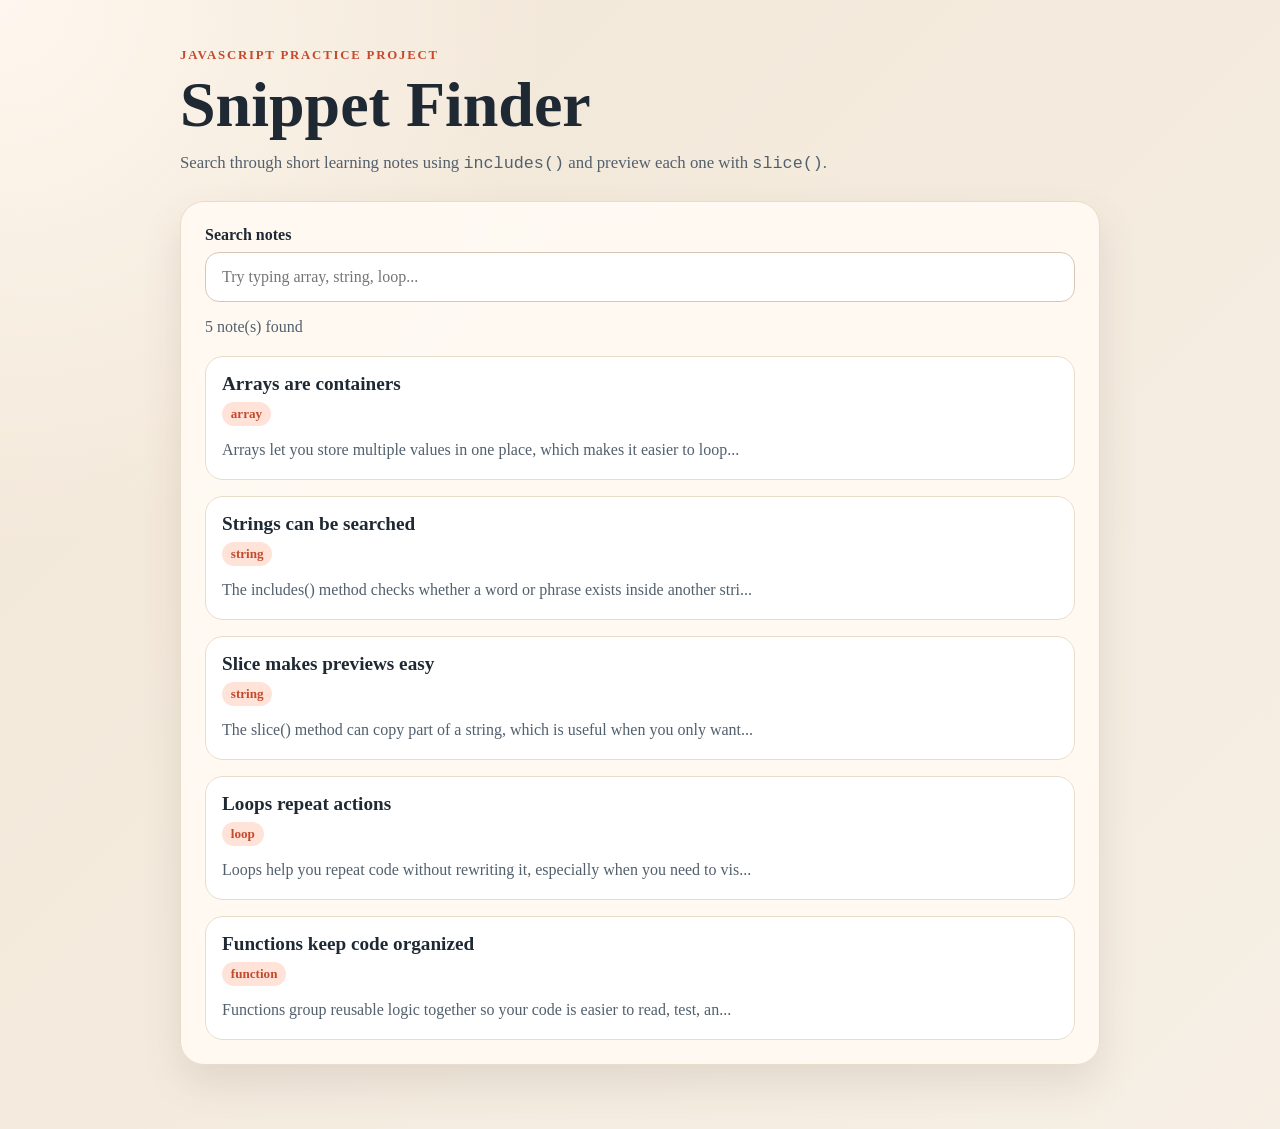
<file: index.html>
<!DOCTYPE html>
<html lang="en">
  <head>
    <meta charset="UTF-8" />
    <meta name="viewport" content="width=device-width, initial-scale=1.0" />
    <title>Snippet Finder</title>
    <link rel="stylesheet" href="styles.css" />
  </head>
  <body>
    <main class="app">
      <section class="hero">
        <p class="eyebrow">JavaScript Practice Project</p>
        <h1>Snippet Finder</h1>
        <p class="intro">
          Search through short learning notes using <code>includes()</code> and
          preview each one with <code>slice()</code>.
        </p>
      </section>

      <section class="panel">
        <label class="label" for="search">Search notes</label>
        <input
          id="search"
          class="search"
          type="text"
          placeholder="Try typing array, string, loop..."
        />
        <p id="result-count" class="result-count"></p>
        <div id="notes-list" class="notes-list"></div>
      </section>
    </main>

    <script src="slice-method.js"></script>
  </body>
</html>
</file>
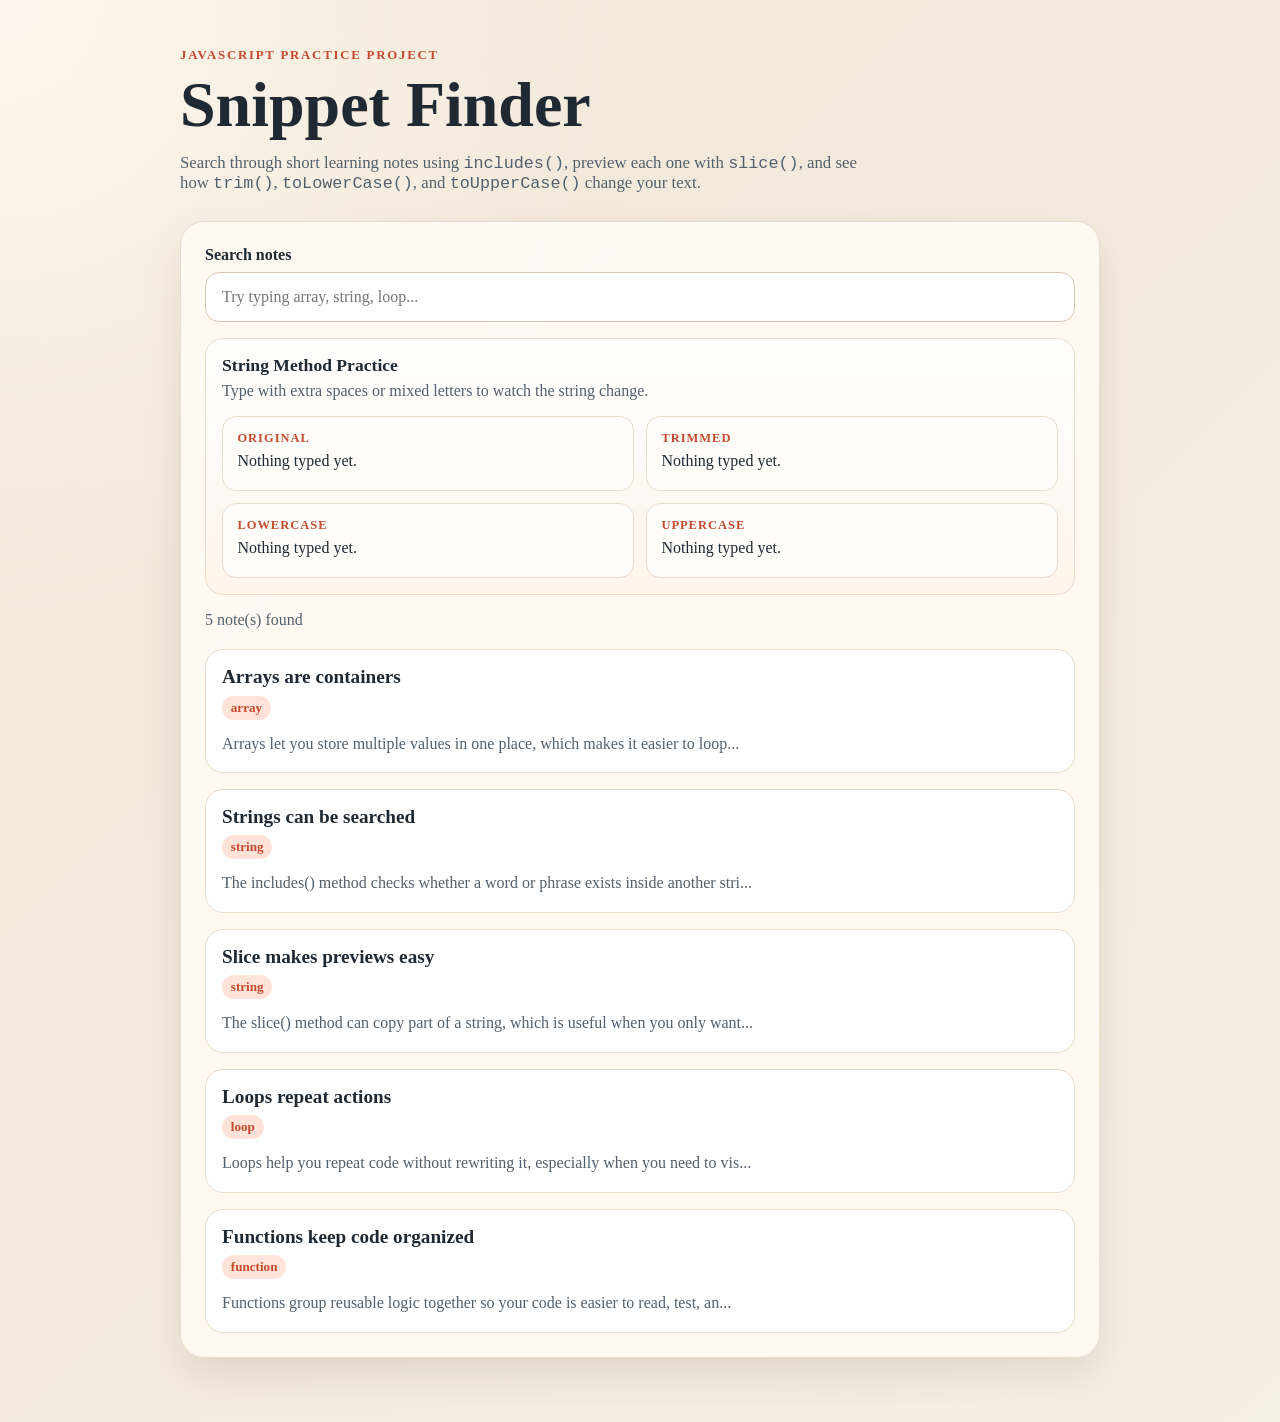
<file: strings/index.html>
<!DOCTYPE html>
<html lang="en">
  <head>
    <meta charset="UTF-8" />
    <meta name="viewport" content="width=device-width, initial-scale=1.0" />
    <title>Snippet Finder</title>
    <link rel="stylesheet" href="styles.css" />
  </head>
  <body>
    <main class="app">
      <section class="hero">
        <p class="eyebrow">JavaScript Practice Project</p>
        <h1>Snippet Finder</h1>
        <p class="intro">
          Search through short learning notes using <code>includes()</code>,
          preview each one with <code>slice()</code>, and see how
          <code>trim()</code>, <code>toLowerCase()</code>, and
          <code>toUpperCase()</code> change your text.
        </p>
      </section>

      <section class="panel">
        <label class="label" for="search">Search notes</label>
        <input
          id="search"
          class="search"
          type="text"
          placeholder="Try typing array, string, loop..."
        />
        <div class="transform-panel">
          <h2>String Method Practice</h2>
          <p class="transform-intro">
            Type with extra spaces or mixed letters to watch the string change.
          </p>
          <div class="transform-grid">
            <div class="transform-card">
              <span class="transform-label">Original</span>
              <p id="original-output" class="transform-value">Nothing typed yet.</p>
            </div>
            <div class="transform-card">
              <span class="transform-label">Trimmed</span>
              <p id="trim-output" class="transform-value">Nothing typed yet.</p>
            </div>
            <div class="transform-card">
              <span class="transform-label">Lowercase</span>
              <p id="lower-output" class="transform-value">Nothing typed yet.</p>
            </div>
            <div class="transform-card">
              <span class="transform-label">Uppercase</span>
              <p id="upper-output" class="transform-value">Nothing typed yet.</p>
            </div>
          </div>
        </div>
        <p id="result-count" class="result-count"></p>
        <div id="notes-list" class="notes-list"></div>
      </section>
    </main>

    <script src="slice-method.js"></script>
  </body>
</html>
</file>
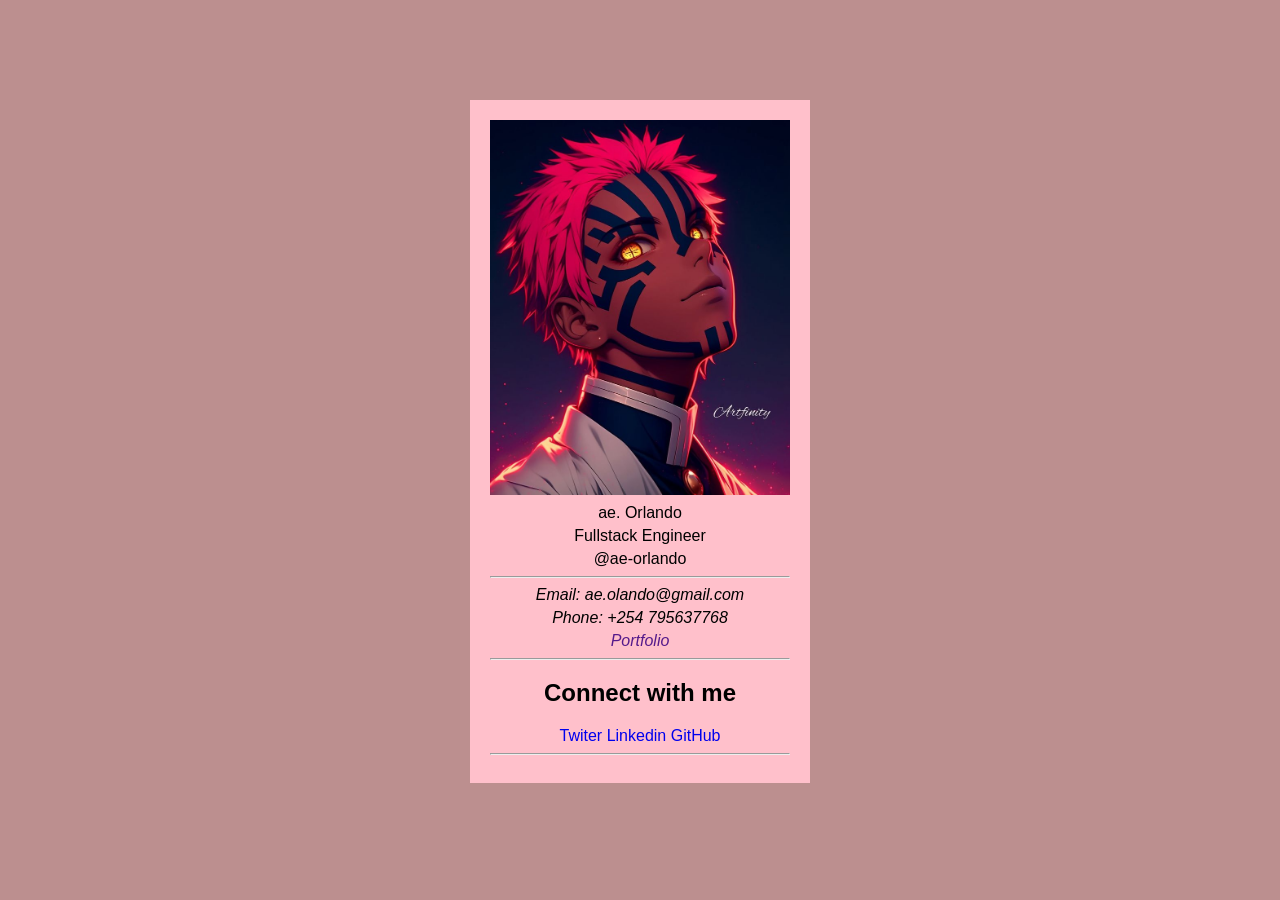
<file: bussiness-card/public/index.html>
<!DOCTYPE html>
<html lang="en">
    <head>
        <meta name="viewport" content="width=device-width, initial-scale=1">
        <meta charset="utf-8">
        <link rel="stylesheet" href="../src/css/styles.css">
    </head>
    <body>
        <main>
            <div class="business-card">
                    <img src="../assets/images/akaza-pfp.jpeg" alt="profile picture"/>
                    <p>ae. Orlando</p>
                    <p class="role">Fullstack Engineer</p>
                    <p class="username">@ae-orlando</p>
                <hr>
                <section>
                    <address>
                        <p class="contact">Email: ae.olando@gmail.com</p>
                        <p class="contact">Phone: +254 795637768</p>
                        <a href="" target="_blank">Portfolio</a>
                    </address>
                    <section/>
                <hr>
                <section>
                    <div class="social-media">
                        <h2>Connect with me</h2>
                        <a href="connect">Twiter</a>
                        <a href="connect">Linkedin</a>
                        <a href="connect">GitHub</a>
                    </div>
                </section>
                <hr>
            </div>
        </main>
    </body>
</html>
</file>
<file: styles.css>
:root {
  --bg: #f6efe5;
  --card: #fffaf3;
  --text: #1f2933;
  --muted: #52606d;
  --line: #e8dccb;
  --accent: #c4492d;
  --accent-soft: #ffe2d8;
  --shadow: 0 18px 40px rgba(92, 61, 46, 0.12);
}

* {
  box-sizing: border-box;
}

body {
  margin: 0;
  min-height: 100vh;
  font-family: Georgia, "Times New Roman", serif;
  color: var(--text);
  background:
    radial-gradient(circle at top left, #fff7ef 0, transparent 32%),
    linear-gradient(135deg, #f2e7d7, var(--bg));
}

.app {
  width: min(920px, calc(100% - 2rem));
  margin: 0 auto;
  padding: 3rem 0 4rem;
}

.hero {
  margin-bottom: 1.75rem;
}

.eyebrow {
  margin: 0 0 0.75rem;
  color: var(--accent);
  text-transform: uppercase;
  letter-spacing: 0.14em;
  font-size: 0.8rem;
  font-weight: 700;
}

h1 {
  margin: 0;
  font-size: clamp(2.5rem, 5vw, 4.4rem);
  line-height: 0.95;
}

.intro {
  max-width: 44rem;
  font-size: 1.05rem;
  color: var(--muted);
}

.panel {
  background: rgba(255, 250, 243, 0.92);
  border: 1px solid var(--line);
  border-radius: 24px;
  box-shadow: var(--shadow);
  padding: 1.5rem;
  backdrop-filter: blur(8px);
}

.label {
  display: block;
  margin-bottom: 0.5rem;
  font-weight: 700;
}

.search {
  width: 100%;
  padding: 0.95rem 1rem;
  border: 1px solid #d8c6b2;
  border-radius: 14px;
  background: white;
  font: inherit;
  font-size: 1rem;
}

.search:focus {
  outline: 2px solid var(--accent-soft);
  border-color: var(--accent);
}

.result-count {
  margin: 1rem 0 1.25rem;
  color: var(--muted);
}

.notes-list {
  display: grid;
  gap: 1rem;
}

.note-card {
  padding: 1rem;
  border-radius: 18px;
  background: white;
  border: 1px solid var(--line);
}

.note-card h2 {
  margin: 0 0 0.45rem;
  font-size: 1.2rem;
}

.tag {
  display: inline-block;
  margin-bottom: 0.75rem;
  padding: 0.25rem 0.55rem;
  border-radius: 999px;
  background: var(--accent-soft);
  color: var(--accent);
  font-size: 0.82rem;
  font-weight: 700;
}

.note-card p {
  margin: 0;
  color: var(--muted);
  line-height: 1.55;
}

.empty {
  padding: 1rem;
  border-radius: 18px;
  background: #fff;
  border: 1px dashed #d3bda3;
  color: var(--muted);
  text-align: center;
}

code {
  font-family: "Courier New", monospace;
}

@media (max-width: 640px) {
  .app {
    width: min(100% - 1rem, 920px);
    padding-top: 1.25rem;
  }

  .panel {
    padding: 1rem;
  }
}
</file>
<file: strings/styles.css>
:root {
  --bg: #f6efe5;
  --card: #fffaf3;
  --text: #1f2933;
  --muted: #52606d;
  --line: #e8dccb;
  --accent: #c4492d;
  --accent-soft: #ffe2d8;
  --shadow: 0 18px 40px rgba(92, 61, 46, 0.12);
}

* {
  box-sizing: border-box;
}

body {
  margin: 0;
  min-height: 100vh;
  font-family: Georgia, "Times New Roman", serif;
  color: var(--text);
  background:
    radial-gradient(circle at top left, #fff7ef 0, transparent 32%),
    linear-gradient(135deg, #f2e7d7, var(--bg));
}

.app {
  width: min(920px, calc(100% - 2rem));
  margin: 0 auto;
  padding: 3rem 0 4rem;
}

.hero {
  margin-bottom: 1.75rem;
}

.eyebrow {
  margin: 0 0 0.75rem;
  color: var(--accent);
  text-transform: uppercase;
  letter-spacing: 0.14em;
  font-size: 0.8rem;
  font-weight: 700;
}

h1 {
  margin: 0;
  font-size: clamp(2.5rem, 5vw, 4.4rem);
  line-height: 0.95;
}

.intro {
  max-width: 44rem;
  font-size: 1.05rem;
  color: var(--muted);
}

.panel {
  background: rgba(255, 250, 243, 0.92);
  border: 1px solid var(--line);
  border-radius: 24px;
  box-shadow: var(--shadow);
  padding: 1.5rem;
  backdrop-filter: blur(8px);
}

.label {
  display: block;
  margin-bottom: 0.5rem;
  font-weight: 700;
}

.search {
  width: 100%;
  padding: 0.95rem 1rem;
  border: 1px solid #d8c6b2;
  border-radius: 14px;
  background: white;
  font: inherit;
  font-size: 1rem;
}

.search:focus {
  outline: 2px solid var(--accent-soft);
  border-color: var(--accent);
}

.result-count {
  margin: 1rem 0 1.25rem;
  color: var(--muted);
}

.transform-panel {
  margin-top: 1rem;
  padding: 1rem;
  border: 1px solid var(--line);
  border-radius: 18px;
  background: linear-gradient(180deg, rgba(255, 255, 255, 0.95), rgba(255, 244, 236, 0.95));
}

.transform-panel h2 {
  margin: 0 0 0.35rem;
  font-size: 1.1rem;
}

.transform-intro {
  margin: 0 0 1rem;
  color: var(--muted);
}

.transform-grid {
  display: grid;
  grid-template-columns: repeat(2, minmax(0, 1fr));
  gap: 0.75rem;
}

.transform-card {
  padding: 0.9rem;
  border-radius: 14px;
  border: 1px solid var(--line);
  background: #fffdf9;
}

.transform-label {
  display: block;
  margin-bottom: 0.35rem;
  color: var(--accent);
  font-size: 0.78rem;
  font-weight: 700;
  letter-spacing: 0.08em;
  text-transform: uppercase;
}

.transform-value {
  margin: 0;
  min-height: 1.5rem;
  color: var(--text);
  word-break: break-word;
}

.notes-list {
  display: grid;
  gap: 1rem;
}

.note-card {
  padding: 1rem;
  border-radius: 18px;
  background: white;
  border: 1px solid var(--line);
}

.note-card h2 {
  margin: 0 0 0.45rem;
  font-size: 1.2rem;
}

.tag {
  display: inline-block;
  margin-bottom: 0.75rem;
  padding: 0.25rem 0.55rem;
  border-radius: 999px;
  background: var(--accent-soft);
  color: var(--accent);
  font-size: 0.82rem;
  font-weight: 700;
}

.note-card p {
  margin: 0;
  color: var(--muted);
  line-height: 1.55;
}

.empty {
  padding: 1rem;
  border-radius: 18px;
  background: #fff;
  border: 1px dashed #d3bda3;
  color: var(--muted);
  text-align: center;
}

code {
  font-family: "Courier New", monospace;
}

@media (max-width: 640px) {
  .app {
    width: min(100% - 1rem, 920px);
    padding-top: 1.25rem;
  }

  .panel {
    padding: 1rem;
  }

  .transform-grid {
    grid-template-columns: 1fr;
  }
}
</file>
<file: bussiness-card/src/css/styles.css>
body {
    font-size: 16px;
    font-family: Arial, sans-serif;
    background-color: rosybrown;
}
.business-card {
    margin-left: auto;
    margin-right: auto;
    width: 300px;
    background-color: pink;
    padding: 20px;
    margin-top: 100px;
    text-align: center;
}

img {
    max-width: 100%;
}

p {
    margin-top: 5px;
    margin-bottom: 5px;
}

a {
    text-decoration: none;
}
</file>
